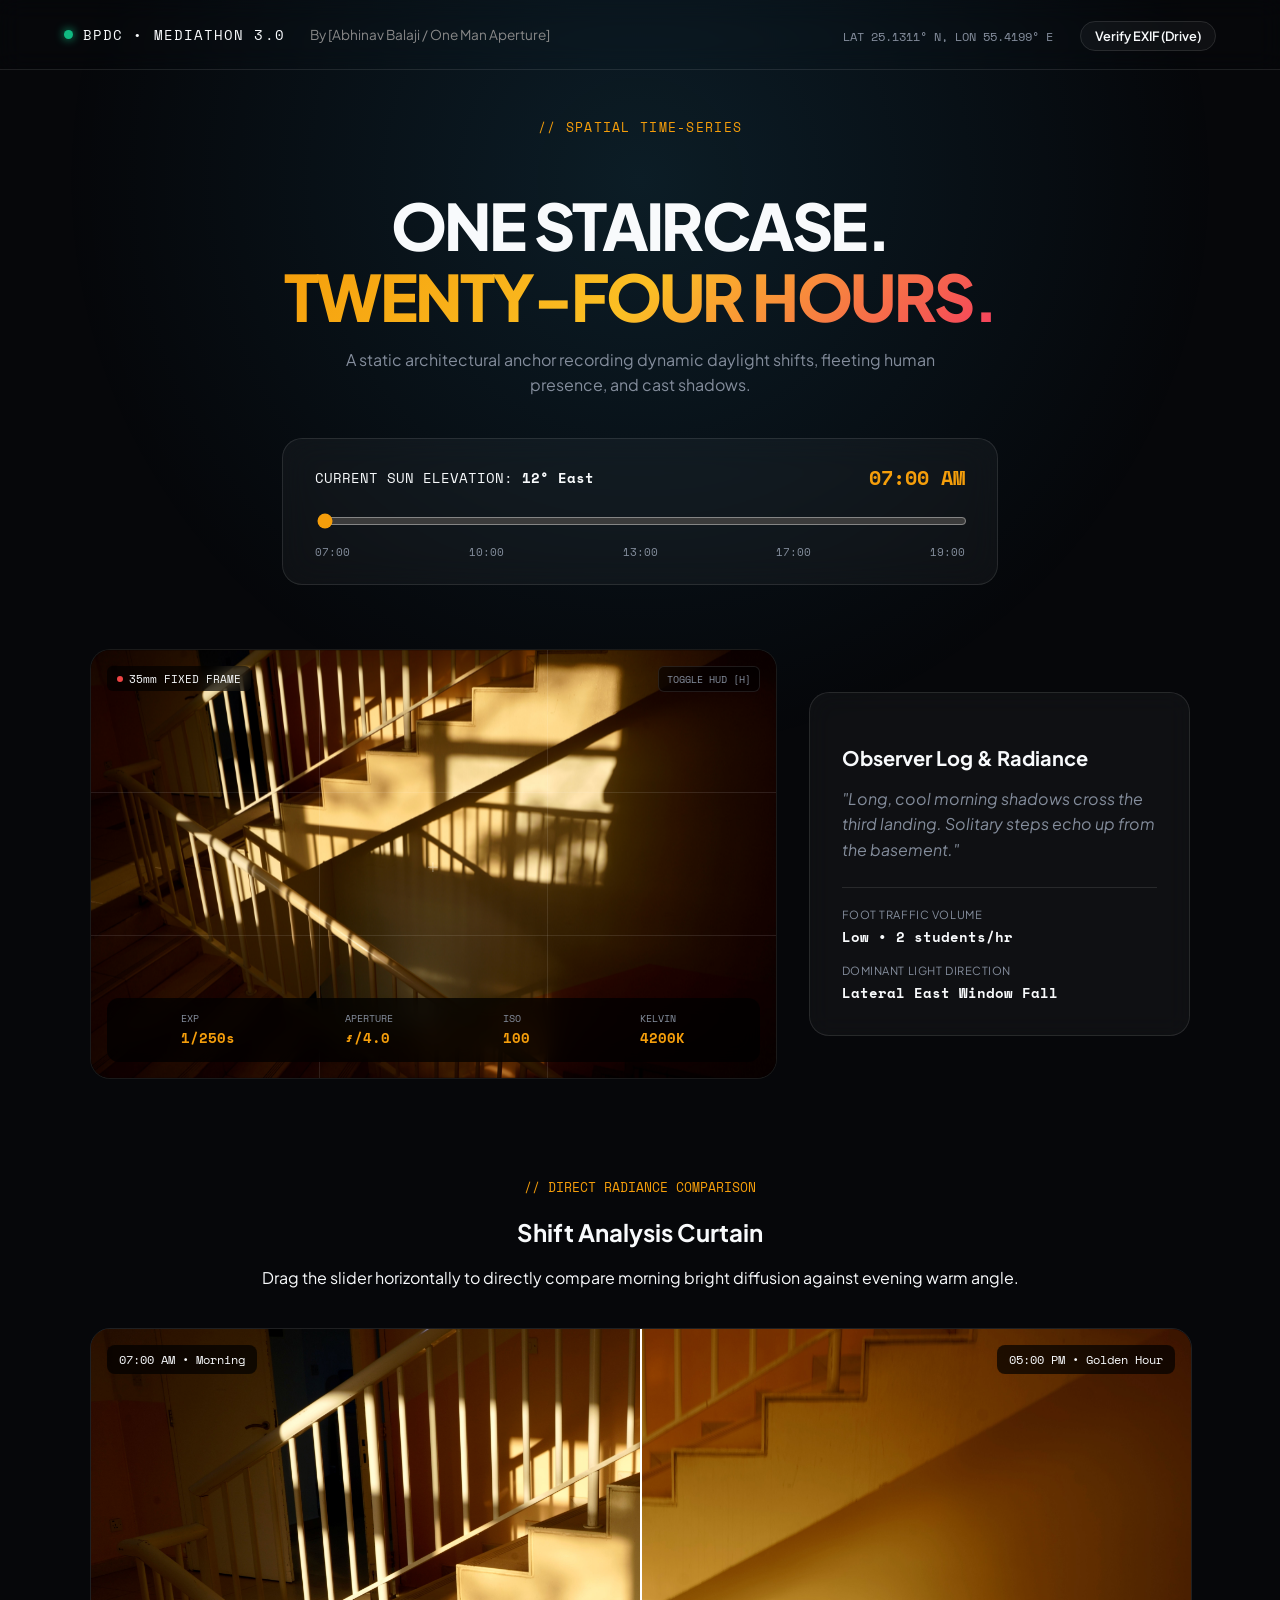
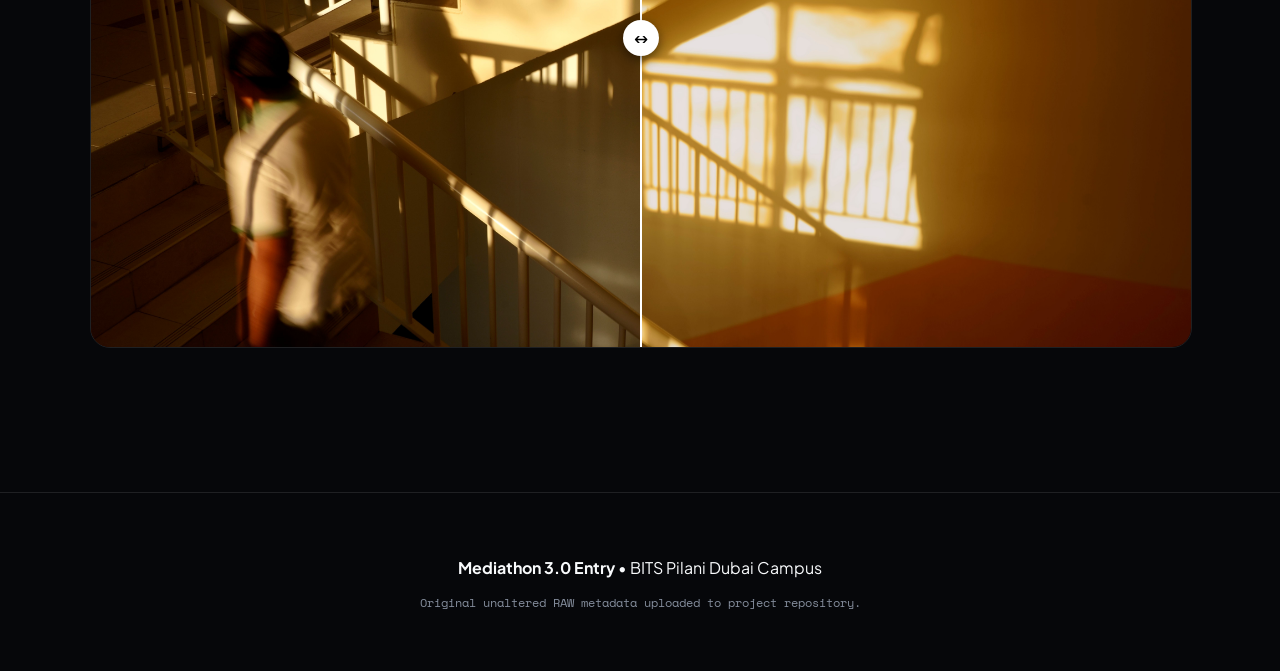
<file: index.html>
<!DOCTYPE html>
<html lang="en">
<head>
  <meta charset="UTF-8" />
  <meta name="viewport" content="width=device-width, initial-scale=1.0" />
  <title>One Staircase, Every Hour | Chrono-Photographic Study</title>
  <link rel="stylesheet" href="style.css" />
  <link rel="preconnect" href="https://fonts.googleapis.com">
  <link rel="preconnect" href="https://fonts.gstatic.com" crossorigin>
  <link href="https://fonts.googleapis.com/css2?family=Plus+Jakarta+Sans:wght@300;400;600;800&family=Space+Mono:ital,wght@0,400;0,700;1,400&display=swap" rel="stylesheet">
</head>
<body data-ambient="dawn">

  <div class="ambient-fog" id="ambientFog"></div>

  <!-- Top Navigation -->
<header class="navbar">
    <div class="nav-left">
        <span class="pulse-indicator"></span>
        <span class="mono-title">BPDC • MEDIATHON 3.0</span>
        <span class="nav-author" style="margin-left: 15px; color: #888; font-size: 0.85rem;">By [Abhinav Balaji / One Man Aperture]</span>
    </div>
    <div class="nav-right">
        <span class="mono-sub">LAT 25.1311° N, LON 55.4199° E</span>
        <a href="https://drive.google.com/drive/folders/15Yk2aTuCPpl5LPt4dbA7DozDra7DP0qO?usp=drive_link" target="_blank" class="exif-btn">Verify EXIF (Drive)</a>
    </div>
</header>

  <main>
    <!-- Section 1: Hero & Real-time Solar Scrubber -->
    <section class="hero-block">
      <div class="theme-tag">// SPATIAL TIME-SERIES</div>
      <h1>ONE STAIRCASE.<br><span class="solar-gradient">TWENTY-FOUR HOURS.</span></h1>
      <p class="lead-text">A static architectural anchor recording dynamic daylight shifts, fleeting human presence, and cast shadows.</p>
      
      <!-- Interactive Dynamic Time Scrubber -->
      <div class="scrubber-card">
        <div class="scrubber-top">
          <span class="scrub-label">CURRENT SUN ELEVATION: <strong id="solarAngle">12° East</strong></span>
          <span class="active-hour" id="activeTimeDisplay">07:00 AM</span>
        </div>
        <input type="range" id="solarRange" min="0" max="1000" step="1" value="0" />
        <div class="time-ticks">
          <span>07:00</span>
          <span>10:00</span>
          <span>13:00</span>
          <span>17:00</span>
          <span>19:00</span>
        </div>
      </div>
    </section>

    <!-- Section 2: Main Optical Frame with HUD Overlay -->
    <section class="viewfinder-section">
      <div class="viewfinder-box" id="viewfinder">
        
        <!-- Dynamic Cross-Fade Image Layers -->
        <div class="image-layers-container" id="layerContainer"></div>

        <!-- Optical Grid -->
        <div class="grid-overlay" id="gridOverlay">
          <div class="grid-line h1"></div>
          <div class="grid-line h2"></div>
          <div class="grid-line v1"></div>
          <div class="grid-line v2"></div>
          <div class="center-cross">+</div>
        </div>

        <!-- Camera HUD Bar -->
        <div class="hud-top">
          <span class="hud-pill"><span class="rec-dot"></span> 35mm FIXED FRAME</span>
          <button class="hud-toggle-btn" id="toggleHudBtn">TOGGLE HUD [H]</button>
        </div>

        <div class="hud-bottom">
          <div class="hud-stat"><label>EXP</label><span id="hudShutter">1/250s</span></div>
          <div class="hud-stat"><label>APERTURE</label><span id="hudAperture">ƒ/4.0</span></div>
          <div class="hud-stat"><label>ISO</label><span id="hudIso">100</span></div>
          <div class="hud-stat"><label>KELVIN</label><span id="hudKelvin">4200K</span></div>
        </div>
      </div>

      <!-- Human Traffic & Shadow Log -->
      <div class="field-notes-card">
        <h3>Observer Log & Radiance</h3>
        <p class="note-quote" id="logObservation">"Long, cool morning shadows cross the third landing. Solitary steps echo up from the basement."</p>
        <div class="notes-grid">
          <div><label>Foot Traffic Volume</label><strong id="logTraffic">Low • 2 students/hr</strong></div>
          <div><label>Dominant Light Direction</label><strong id="logAngle">Lateral East Window Fall</strong></div>
        </div>
      </div>
    </section>

    <!-- Section 3: Interactive Split-Curtain Light Comparator -->
    <section class="comparator-section">
      <div class="section-heading">
        <span class="mono-tag">// DIRECT RADIANCE COMPARISON</span>
        <h2>Shift Analysis Curtain</h2>
        <p>Drag the slider horizontally to directly compare morning bright diffusion against evening warm angle.</p>
      </div>

      <div class="split-slider-container" id="splitSlider">
        <img class="split-img img-before" src="images/_DSC1558.JPG" alt="Morning light" />
        
        <div class="split-reveal-wrapper" id="revealWrapper">
          <img class="split-img img-after" src="images/_DSC1779.JPG" alt="Golden Hour light" />
        </div>

        <input type="range" min="0" max="100" value="50" class="split-divider-range" id="curtainRange" />
        <div class="split-handle" id="splitHandle">
          <div class="handle-icon">↔</div>
        </div>

        <span class="split-badge badge-left">07:00 AM • Morning</span>
        <span class="split-badge badge-right">05:00 PM • Golden Hour</span>
      </div>
    </section>
  </main>

  <footer>
    <div>
      <p><strong>Mediathon 3.0 Entry</strong> • BITS Pilani Dubai Campus</p>
      <p class="mono-sub">Original unaltered RAW metadata uploaded to project repository.</p>
    </div>
  </footer>

  <script src="script.js"></script>
</body>
</html>
</file>
<file: style.css>
:root {
  --bg: #06070a;
  --surface: rgba(255, 255, 255, 0.04);
  --border: rgba(255, 255, 255, 0.1);
  --accent: #f59e0b;
  --text: #f8fafc;
  --text-muted: #848d9c;
  --font-mono: 'Space Mono', monospace;
  --ambient-color: rgba(56, 189, 248, 0.12);
}

body {
  background-color: var(--bg);
  color: var(--text);
  font-family: 'Plus Jakarta Sans', sans-serif;
  margin: 0;
  padding: 0;
  overflow-x: hidden;
  transition: background-color 0.8s ease;
}

.ambient-fog {
  position: fixed;
  top: 0;
  left: 50%;
  transform: translateX(-50%);
  width: 100vw;
  height: 100vh;
  background: radial-gradient(circle at 50% 20%, var(--ambient-color) 0%, transparent 60%);
  pointer-events: none;
  z-index: 0;
  transition: background 0.1s linear;
}

.navbar {
  position: relative;
  z-index: 10;
  display: flex;
  justify-content: space-between;
  align-items: center;
  padding: 1.5rem 5%;
  border-bottom: 1px solid var(--border);
  backdrop-filter: blur(12px);
}

.nav-left { display: flex; align-items: center; gap: 10px; }
.pulse-indicator { width: 9px; height: 9px; background: #10b981; border-radius: 50%; box-shadow: 0 0 10px #10b981; }
.mono-title { font-family: var(--font-mono); font-size: 0.85rem; letter-spacing: 0.08em; }
.mono-sub { font-family: var(--font-mono); font-size: 0.75rem; color: var(--text-muted); }

.exif-btn {
  margin-left: 1.5rem;
  padding: 6px 14px;
  background: var(--surface);
  border: 1px solid var(--border);
  border-radius: 999px;
  color: var(--text);
  text-decoration: none;
  font-size: 0.8rem;
  font-weight: 600;
  transition: border-color 0.2s;
}

.exif-btn:hover { border-color: var(--accent); }

main {
  position: relative;
  z-index: 1;
  max-width: 1100px;
  margin: 0 auto;
  padding: 3rem 1.5rem;
}

.hero-block { text-align: center; margin-bottom: 4rem; }
.theme-tag { font-family: var(--font-mono); font-size: 0.8rem; color: var(--accent); letter-spacing: 0.1em; margin-bottom: 0.8rem; }
h1 { font-size: clamp(2.4rem, 5vw, 4rem); font-weight: 800; letter-spacing: -0.04em; line-height: 1.1; margin-bottom: 1rem; }

.solar-gradient {
  background: linear-gradient(135deg, #f59e0b, #fbbf24, #f43f5e);
  -webkit-background-clip: text;
  -webkit-text-fill-color: transparent;
}

.lead-text { color: var(--text-muted); max-width: 600px; margin: 0 auto 2.5rem; line-height: 1.6; }

.scrubber-card {
  max-width: 650px;
  margin: 0 auto;
  background: var(--surface);
  border: 1px solid var(--border);
  padding: 1.5rem 2rem;
  border-radius: 20px;
  backdrop-filter: blur(16px);
}

.scrubber-top {
  display: flex;
  justify-content: space-between;
  align-items: center;
  margin-bottom: 1.2rem;
  font-family: var(--font-mono);
  font-size: 0.85rem;
}

.active-hour { font-size: 1.25rem; font-weight: 700; color: var(--accent); font-variant-numeric: tabular-nums; }

input[type="range"] { width: 100%; accent-color: var(--accent); cursor: pointer; }
.time-ticks { display: flex; justify-content: space-between; margin-top: 0.6rem; font-family: var(--font-mono); font-size: 0.7rem; color: var(--text-muted); }

.viewfinder-section {
  display: grid;
  grid-template-columns: 1.8fr 1fr;
  gap: 2rem;
  align-items: center;
  margin-bottom: 6rem;
}

.viewfinder-box {
  position: relative;
  aspect-ratio: 16 / 10;
  border-radius: 20px;
  overflow: hidden;
  border: 1px solid var(--border);
  background: #000;
}

.image-layers-container {
  position: absolute;
  inset: 0;
  width: 100%;
  height: 100%;
  z-index: 1;
}

.blended-img-layer {
  position: absolute;
  inset: 0;
  width: 100%;
  height: 100%;
  object-fit: cover;
  opacity: 0;
  will-change: opacity;
}

.grid-overlay {
  position: absolute;
  inset: 0;
  pointer-events: none;
  opacity: 0.7;
  transition: opacity 0.3s;
  z-index: 10;
}

.grid-overlay.hidden { opacity: 0; }
.grid-line { position: absolute; background: rgba(255, 255, 255, 0.15); }
.grid-line.h1 { top: 33.3%; left: 0; right: 0; height: 1px; }
.grid-line.h2 { top: 66.6%; left: 0; right: 0; height: 1px; }
.grid-line.v1 { left: 33.3%; top: 0; bottom: 0; width: 1px; }
.grid-line.v2 { left: 66.6%; top: 0; bottom: 0; width: 1px; }
.center-cross { position: absolute; top: 50%; left: 50%; transform: translate(-50%, -50%); color: rgba(255, 255, 255, 0.4); font-size: 1.2rem; }

.hud-top {
  position: absolute;
  top: 1rem;
  left: 1rem;
  right: 1rem;
  display: flex;
  justify-content: space-between;
  align-items: center;
  z-index: 10;
}

.hud-pill {
  font-family: var(--font-mono);
  font-size: 0.7rem;
  background: rgba(0, 0, 0, 0.6);
  backdrop-filter: blur(8px);
  padding: 4px 10px;
  border-radius: 6px;
  display: flex;
  align-items: center;
  gap: 6px;
}

.rec-dot { width: 6px; height: 6px; background: #ef4444; border-radius: 50%; }

.hud-toggle-btn {
  background: rgba(0, 0, 0, 0.6);
  backdrop-filter: blur(8px);
  border: 1px solid var(--border);
  color: var(--text-muted);
  font-family: var(--font-mono);
  font-size: 0.65rem;
  padding: 4px 8px;
  border-radius: 6px;
  cursor: pointer;
}

.hud-bottom {
  position: absolute;
  bottom: 1rem;
  left: 1rem;
  right: 1rem;
  background: rgba(0, 0, 0, 0.75);
  backdrop-filter: blur(10px);
  padding: 0.8rem 1.2rem;
  border-radius: 12px;
  display: flex;
  justify-content: space-around;
  font-family: var(--font-mono);
  z-index: 10;
}

.hud-stat label { display: block; font-size: 0.6rem; color: var(--text-muted); }
.hud-stat span { font-size: 0.85rem; font-weight: 700; color: var(--accent); font-variant-numeric: tabular-nums; }

.field-notes-card {
  background: var(--surface);
  border: 1px solid var(--border);
  padding: 2rem;
  border-radius: 20px;
  backdrop-filter: blur(12px);
}

.field-notes-card h3 { font-size: 1.25rem; margin-bottom: 0.8rem; }
.note-quote { font-style: italic; color: var(--text-muted); line-height: 1.6; margin-bottom: 1.5rem; }
.notes-grid { display: flex; flex-direction: column; gap: 1rem; border-top: 1px solid var(--border); padding-top: 1.2rem; }
.notes-grid label { display: block; font-size: 0.7rem; text-transform: uppercase; color: var(--text-muted); letter-spacing: 0.05em; margin-bottom: 4px; }
.notes-grid strong { font-family: var(--font-mono); font-size: 0.9rem; }

.comparator-section { margin-bottom: 6rem; }
.section-heading { text-align: center; margin-bottom: 2.5rem; }
.mono-tag { font-family: var(--font-mono); font-size: 0.8rem; color: var(--accent); }
.split-slider-container { position: relative; width: 100%; aspect-ratio: 16 / 9; border-radius: 20px; overflow: hidden; border: 1px solid var(--border); }
.split-img { position: absolute; top: 0; left: 0; width: 100%; height: 100%; object-fit: cover; }
.split-reveal-wrapper { position: absolute; top: 0; left: 0; bottom: 0; width: 50%; overflow: hidden; }
.split-reveal-wrapper .img-after { width: 100%; height: 100%; object-fit: cover; position: absolute; left: 0; top: 0; }
.split-slider-container .img-after { width: var(--container-width, 1000px); max-width: none; }
.split-divider-range { position: absolute; inset: 0; width: 100%; height: 100%; opacity: 0; cursor: ew-resize; z-index: 5; }
.split-handle { position: absolute; top: 0; bottom: 0; left: 50%; width: 2px; background: #fff; z-index: 4; pointer-events: none; transform: translateX(-50%); }
.handle-icon { position: absolute; top: 50%; left: 50%; transform: translate(-50%, -50%); width: 36px; height: 36px; border-radius: 50%; background: #fff; color: #000; display: flex; align-items: center; justify-content: center; font-weight: 700; font-size: 0.8rem; box-shadow: 0 4px 12px rgba(0,0,0,0.5); }
.split-badge { position: absolute; top: 1rem; padding: 6px 12px; background: rgba(0, 0, 0, 0.7); backdrop-filter: blur(8px); border-radius: 8px; font-family: var(--font-mono); font-size: 0.75rem; z-index: 3; }
.badge-left { left: 1rem; }
.badge-right { right: 1rem; }

footer { border-top: 1px solid var(--border); padding: 3rem 5%; text-align: center; }

@media (max-width: 800px) {
  .viewfinder-section { grid-template-columns: 1fr; }
}
</file>
